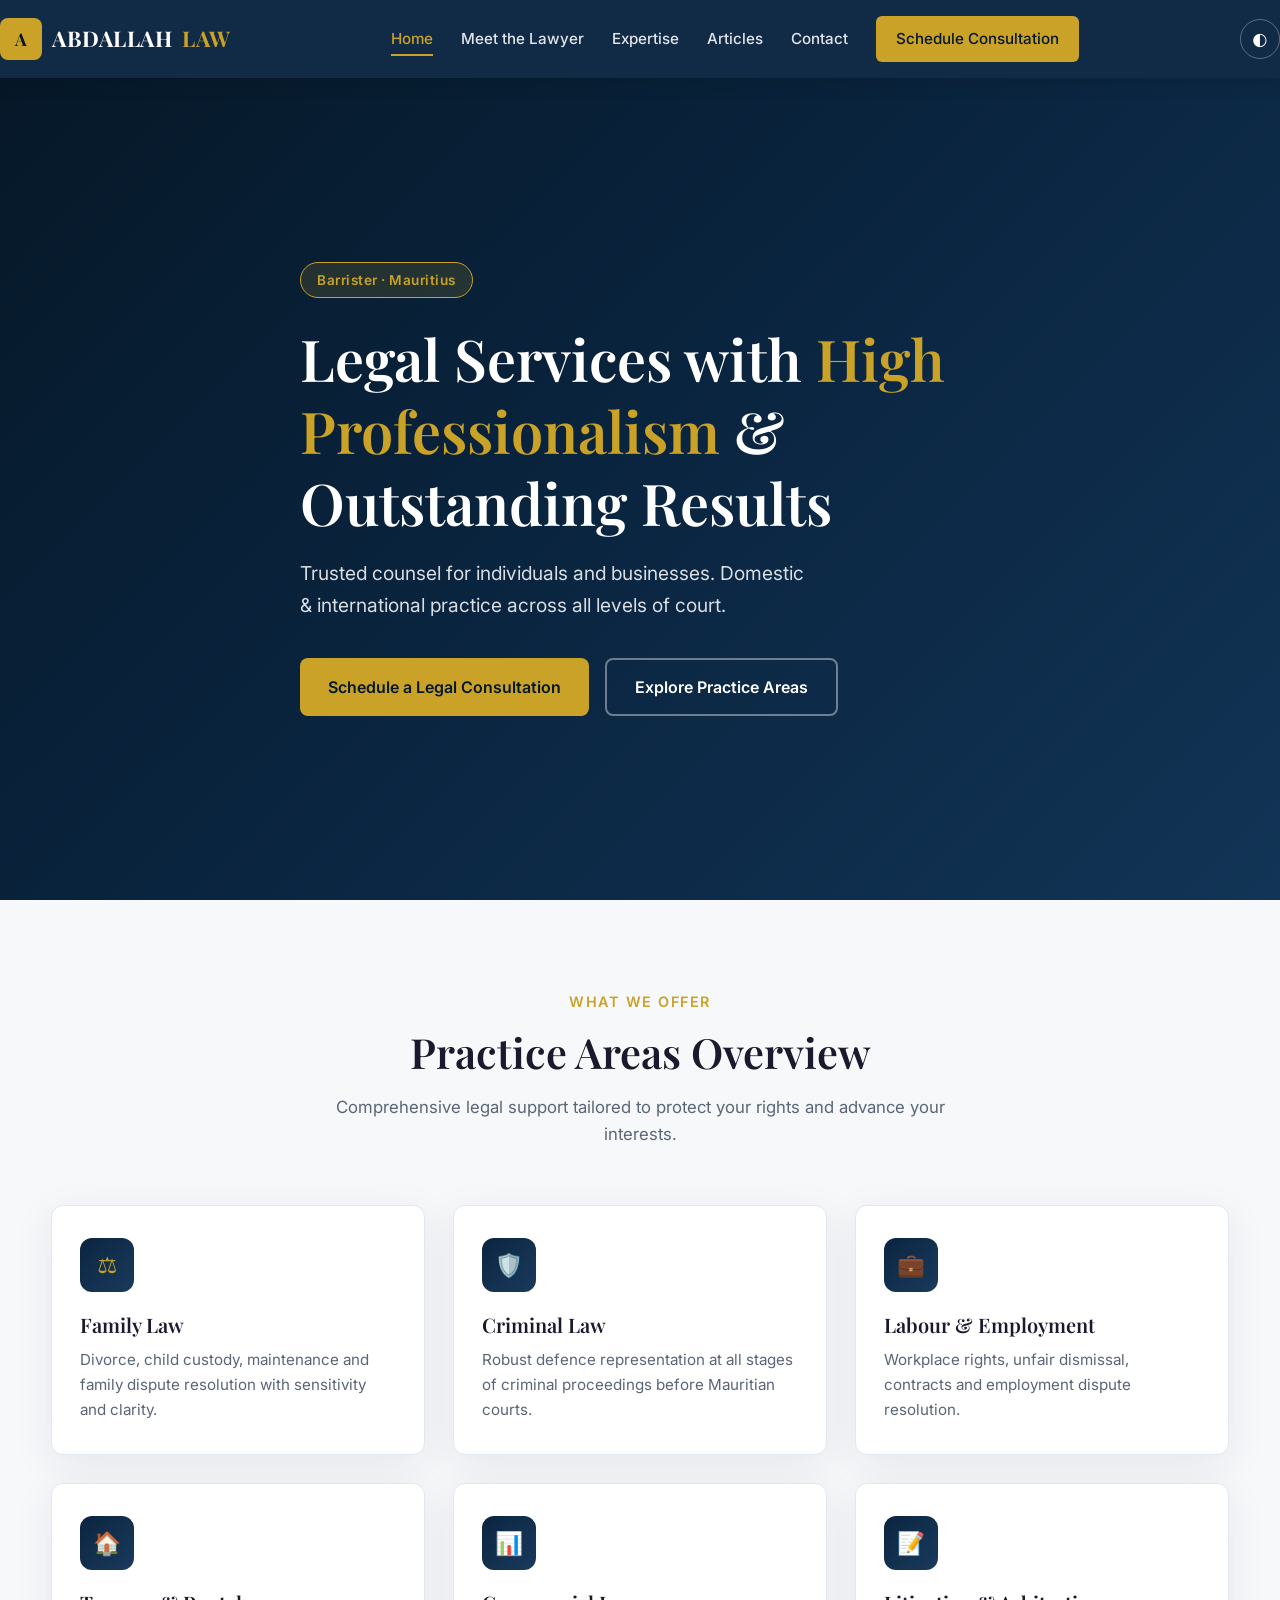
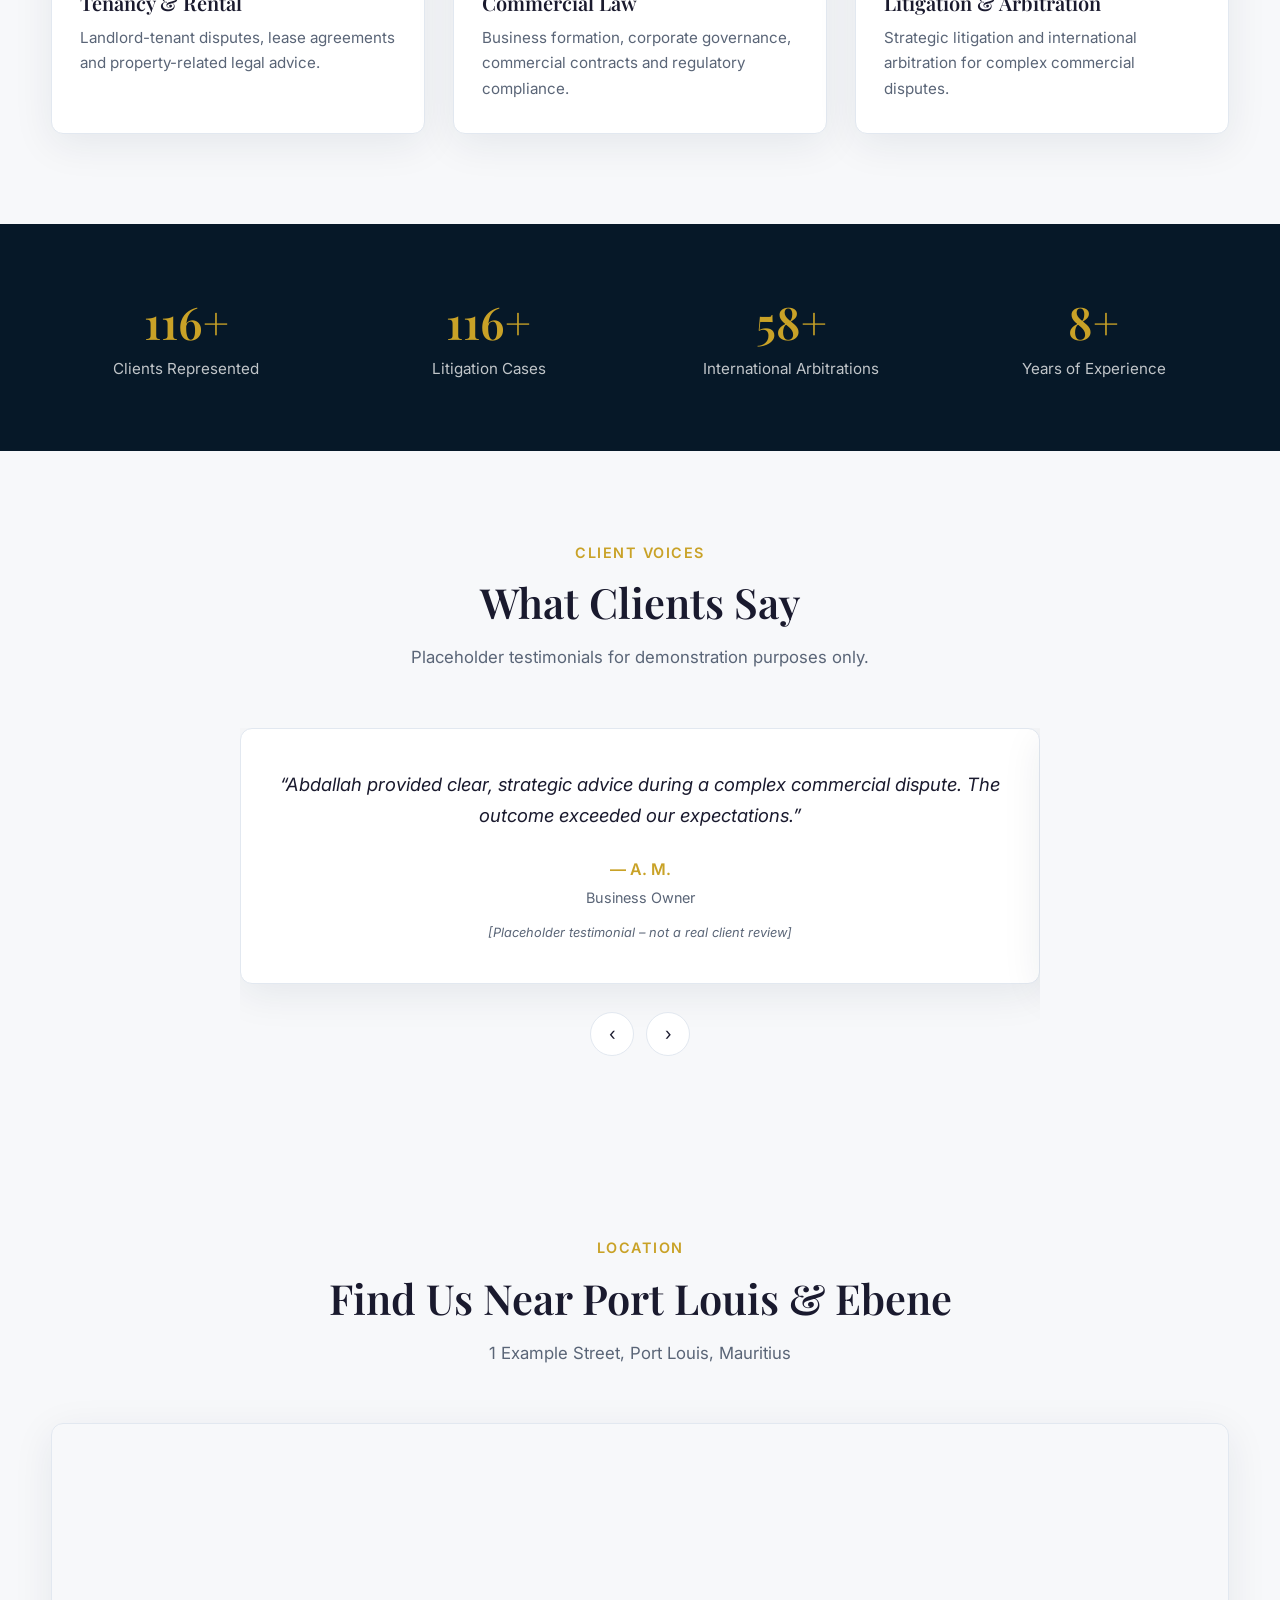
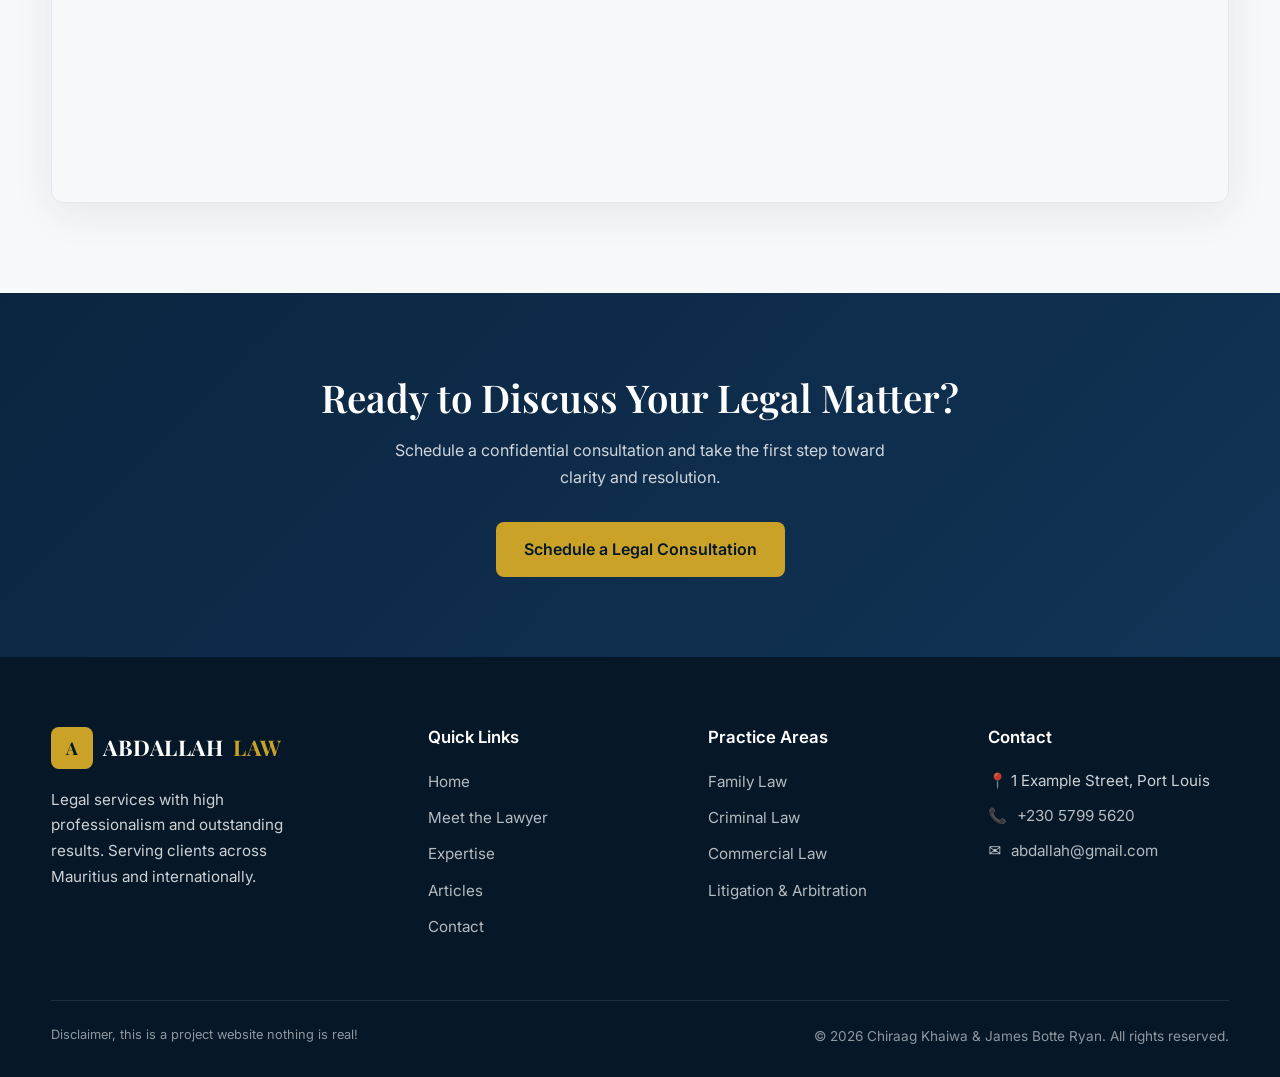
<file: index.html>
<!DOCTYPE html>
<html lang="en">
<head>
  <meta charset="UTF-8">
  <meta name="viewport" content="width=device-width, initial-scale=1.0">
  <title>Abdallah Law Firm | Legal Services with High Professionalism</title>
  <meta name="description" content="Abdallah Law Firm – Professional barrister services in Mauritius. Family, Criminal, Commercial Law and more.">
  <link rel="preconnect" href="https://fonts.googleapis.com">
  <link rel="preconnect" href="https://fonts.gstatic.com" crossorigin>
  <link href="https://fonts.googleapis.com/css2?family=Playfair+Display:wght@500;600;700&family=Inter:wght@400;500;600;700&display=swap" rel="stylesheet">
  <link rel="stylesheet" href="styles.css">
</head>
<body>
  <header class="header">
    <div class="container nav">
      <a href="index.html" class="logo">
        <div class="logo-mark">A</div>
        ABDALLAH <span>LAW</span>
      </a>
      <nav class="nav-links" aria-label="Main navigation">
        <a href="index.html" class="active">Home</a>
        <a href="meet.html">Meet the Lawyer</a>
        <a href="expertise.html">Expertise</a>
        <a href="articles.html">Articles</a>
        <a href="contact.html">Contact</a>
        <a href="contact.html" class="nav-cta">Schedule Consultation</a>
      </nav>
      <div class="nav-actions">
        <button class="theme-toggle" aria-label="Toggle dark mode" title="Toggle theme">◐</button>
        <button class="hamburger" aria-label="Open menu" aria-expanded="false">
          <span></span><span></span><span></span>
        </button>
      </div>
    </div>
  </header>

  <div class="mobile-menu" id="mobileMenu">
    <a href="index.html">Home</a>
    <a href="meet.html">Meet the Lawyer</a>
    <a href="expertise.html">Expertise</a>
    <a href="articles.html">Articles</a>
    <a href="contact.html">Contact</a>
    <a href="contact.html" class="nav-cta" style="text-align:center;margin-top:8px;">Schedule Consultation</a>
  </div>

  <section class="hero">
    <div class="container hero-content">
      <div class="hero-badge">Barrister · Mauritius</div>
      <h1>Legal Services with <span>High Professionalism</span> & Outstanding Results</h1>
      <p class="hero-tagline">Trusted counsel for individuals and businesses. Domestic & international practice across all levels of court.</p>
      <div class="hero-btns">
        <a href="contact.html" class="btn btn-primary">Schedule a Legal Consultation</a>
        <a href="expertise.html" class="btn btn-outline">Explore Practice Areas</a>
      </div>
    </div>
  </section>

  <section>
    <div class="container">
      <div class="section-header reveal">
        <div class="eyebrow">What We Offer</div>
        <h2>Practice Areas Overview</h2>
        <p>Comprehensive legal support tailored to protect your rights and advance your interests.</p>
      </div>
      <div class="services-grid">
        <article class="service-card">
          <div class="service-icon">⚖️</div>
          <h3>Family Law</h3>
          <p>Divorce, child custody, maintenance and family dispute resolution with sensitivity and clarity.</p>
        </article>
        <article class="service-card">
          <div class="service-icon">🛡️</div>
          <h3>Criminal Law</h3>
          <p>Robust defence representation at all stages of criminal proceedings before Mauritian courts.</p>
        </article>
        <article class="service-card">
          <div class="service-icon">💼</div>
          <h3>Labour & Employment</h3>
          <p>Workplace rights, unfair dismissal, contracts and employment dispute resolution.</p>
        </article>
        <article class="service-card">
          <div class="service-icon">🏠</div>
          <h3>Tenancy & Rental</h3>
          <p>Landlord-tenant disputes, lease agreements and property-related legal advice.</p>
        </article>
        <article class="service-card">
          <div class="service-icon">📊</div>
          <h3>Commercial Law</h3>
          <p>Business formation, corporate governance, commercial contracts and regulatory compliance.</p>
        </article>
        <article class="service-card">
          <div class="service-icon">📝</div>
          <h3>Litigation & Arbitration</h3>
          <p>Strategic litigation and international arbitration for complex commercial disputes.</p>
        </article>
      </div>
    </div>
  </section>

  <section class="stats">
    <div class="container">
      <div class="stats-grid">
        <div class="stat-item">
          <h3><span class="counter" data-target="200">0</span>+</h3>
          <p>Clients Represented</p>
        </div>
        <div class="stat-item">
          <h3><span class="counter" data-target="200">0</span>+</h3>
          <p>Litigation Cases</p>
        </div>
        <div class="stat-item">
          <h3><span class="counter" data-target="100">0</span>+</h3>
          <p>International Arbitrations</p>
        </div>
        <div class="stat-item">
          <h3><span class="counter" data-target="15">0</span>+</h3>
          <p>Years of Experience</p>
        </div>
      </div>
    </div>
  </section>

  <section class="testimonials">
    <div class="container">
      <div class="section-header reveal">
        <div class="eyebrow">Client Voices</div>
        <h2>What Clients Say</h2>
        <p>Placeholder testimonials for demonstration purposes only.</p>
      </div>
      <div class="testimonial-slider">
        <div class="testimonial-track" id="testimonialTrack">
          <div class="testimonial-card">
            <p class="quote">“Abdallah provided clear, strategic advice during a complex commercial dispute. The outcome exceeded our expectations.”</p>
            <div class="author">— A. M.</div>
            <div class="role">Business Owner</div>
            <p class="placeholder-note">[Placeholder testimonial – not a real client review]</p>
          </div>
          <div class="testimonial-card">
            <p class="quote">“Professional, responsive and deeply knowledgeable. I felt supported every step of the way through my family matter.”</p>
            <div class="author">— S. K.</div>
            <div class="role">Private Client</div>
            <p class="placeholder-note">[Placeholder testimonial – not a real client review]</p>
          </div>
          <div class="testimonial-card">
            <p class="quote">“Excellent representation in arbitration proceedings. Clear communication and outstanding results.”</p>
            <div class="author">— R. L.</div>
            <div class="role">Corporate Counsel</div>
            <p class="placeholder-note">[Placeholder testimonial – not a real client review]</p>
          </div>
        </div>
        <div class="slider-controls">
          <button class="slider-btn" id="prevBtn" aria-label="Previous testimonial">‹</button>
          <button class="slider-btn" id="nextBtn" aria-label="Next testimonial">›</button>
        </div>
      </div>
    </div>
  </section>

  <section class="map-section">
    <div class="container">
      <div class="section-header reveal">
        <div class="eyebrow">Location</div>
        <h2>Find Us Near Port Louis & Ebene</h2>
        <p>1 Example Street, Port Louis, Mauritius</p>
      </div>
      <div class="map-wrapper reveal">
        <iframe
          src="https://maps.google.com/maps?q=Ebene+Cybercity,+Mauritius&t=&z=13&ie=UTF8&iwloc=&output=embed"
          loading="lazy"
          referrerpolicy="no-referrer-when-downgrade"
          title="Map showing Ebene Cybercity / Port Louis area, Mauritius"
          allowfullscreen>
        </iframe>
      </div>
    </div>
  </section>

  <div class="cta-banner">
    <div class="container">
      <h2>Ready to Discuss Your Legal Matter?</h2>
      <p>Schedule a confidential consultation and take the first step toward clarity and resolution.</p>
      <a href="contact.html" class="btn btn-primary">Schedule a Legal Consultation</a>
    </div>
  </div>

  <footer class="footer">
    <div class="container">
      <div class="footer-grid">
        <div class="footer-brand">
          <a href="index.html" class="logo">
            <div class="logo-mark">A</div>
            ABDALLAH <span>LAW</span>
          </a>
          <p>Legal services with high professionalism and outstanding results. Serving clients across Mauritius and internationally.</p>
        </div>
        <div>
          <h4>Quick Links</h4>
          <ul>
            <li><a href="index.html">Home</a></li>
            <li><a href="meet.html">Meet the Lawyer</a></li>
            <li><a href="expertise.html">Expertise</a></li>
            <li><a href="articles.html">Articles</a></li>
            <li><a href="contact.html">Contact</a></li>
          </ul>
        </div>
        <div>
          <h4>Practice Areas</h4>
          <ul>
            <li><a href="expertise.html">Family Law</a></li>
            <li><a href="expertise.html">Criminal Law</a></li>
            <li><a href="expertise.html">Commercial Law</a></li>
            <li><a href="expertise.html">Litigation & Arbitration</a></li>
          </ul>
        </div>
        <div>
          <h4>Contact</h4>
          <ul class="footer-contact">
            <li>📍 1 Example Street, Port Louis</li>
            <li>📞 <a href="tel:+23057995620">+230 5799 5620</a></li>
            <li>✉️ <a href="mailto:abdallah@gmail.com">abdallah@gmail.com</a></li>
          </ul>
        </div>
      </div>
      <div class="footer-bottom">
        <p class="disclaimer">Disclaimer, this is a project website nothing is real!</p>
        <p>© 2026 Chiraag Khaiwa & James Botte Ryan. All rights reserved.</p>
      </div>
    </div>
  </footer>

  <button class="back-to-top" id="backToTop" aria-label="Back to top">↑</button>

  <script>
    const themeToggle = document.querySelector('.theme-toggle');
    const html = document.documentElement;
    const savedTheme = localStorage.getItem('theme') || 'light';
    html.setAttribute('data-theme', savedTheme);
    themeToggle.textContent = savedTheme === 'dark' ? '☀' : '◐';
    themeToggle.addEventListener('click', () => {
      const next = html.getAttribute('data-theme') === 'dark' ? 'light' : 'dark';
      html.setAttribute('data-theme', next);
      localStorage.setItem('theme', next);
      themeToggle.textContent = next === 'dark' ? '☀' : '◐';
    });

    const hamburger = document.querySelector('.hamburger');
    const mobileMenu = document.getElementById('mobileMenu');
    hamburger.addEventListener('click', () => {
      hamburger.classList.toggle('active');
      mobileMenu.classList.toggle('open');
      hamburger.setAttribute('aria-expanded', mobileMenu.classList.contains('open'));
    });
    mobileMenu.querySelectorAll('a').forEach(link => {
      link.addEventListener('click', () => {
        hamburger.classList.remove('active');
        mobileMenu.classList.remove('open');
      });
    });

    const revealEls = document.querySelectorAll('.reveal, .service-card');
    const revealObserver = new IntersectionObserver((entries) => {
      entries.forEach((entry, i) => {
        if (entry.isIntersecting) {
          setTimeout(() => entry.target.classList.add('revealed'), i * 80);
          revealObserver.unobserve(entry.target);
        }
      });
    }, { threshold: 0.15 });
    revealEls.forEach(el => revealObserver.observe(el));

    const counters = document.querySelectorAll('.counter');
    let counted = false;
    const counterObserver = new IntersectionObserver((entries) => {
      if (entries[0].isIntersecting && !counted) {
        counted = true;
        counters.forEach(counter => {
          const target = +counter.dataset.target;
          let current = 0;
          const step = target / 60;
          const update = () => {
            current += step;
            if (current < target) {
              counter.textContent = Math.floor(current);
              requestAnimationFrame(update);
            } else {
              counter.textContent = target;
            }
          };
          update();
        });
      }
    }, { threshold: 0.5 });
    if (counters.length) counterObserver.observe(document.querySelector('.stats'));

    const track = document.getElementById('testimonialTrack');
    const cards = track.children;
    let index = 0;
    document.getElementById('nextBtn').addEventListener('click', () => {
      index = (index + 1) % cards.length;
      track.style.transform = `translateX(-${index * 100}%)`;
    });
    document.getElementById('prevBtn').addEventListener('click', () => {
      index = (index - 1 + cards.length) % cards.length;
      track.style.transform = `translateX(-${index * 100}%)`;
    });

    const backBtn = document.getElementById('backToTop');
    window.addEventListener('scroll', () => {
      if (window.scrollY > 400) backBtn.classList.add('visible');
      else backBtn.classList.remove('visible');
    });
    backBtn.addEventListener('click', () => window.scrollTo({ top: 0, behavior: 'smooth' }));
  </script>
</body>
</html>
</file>
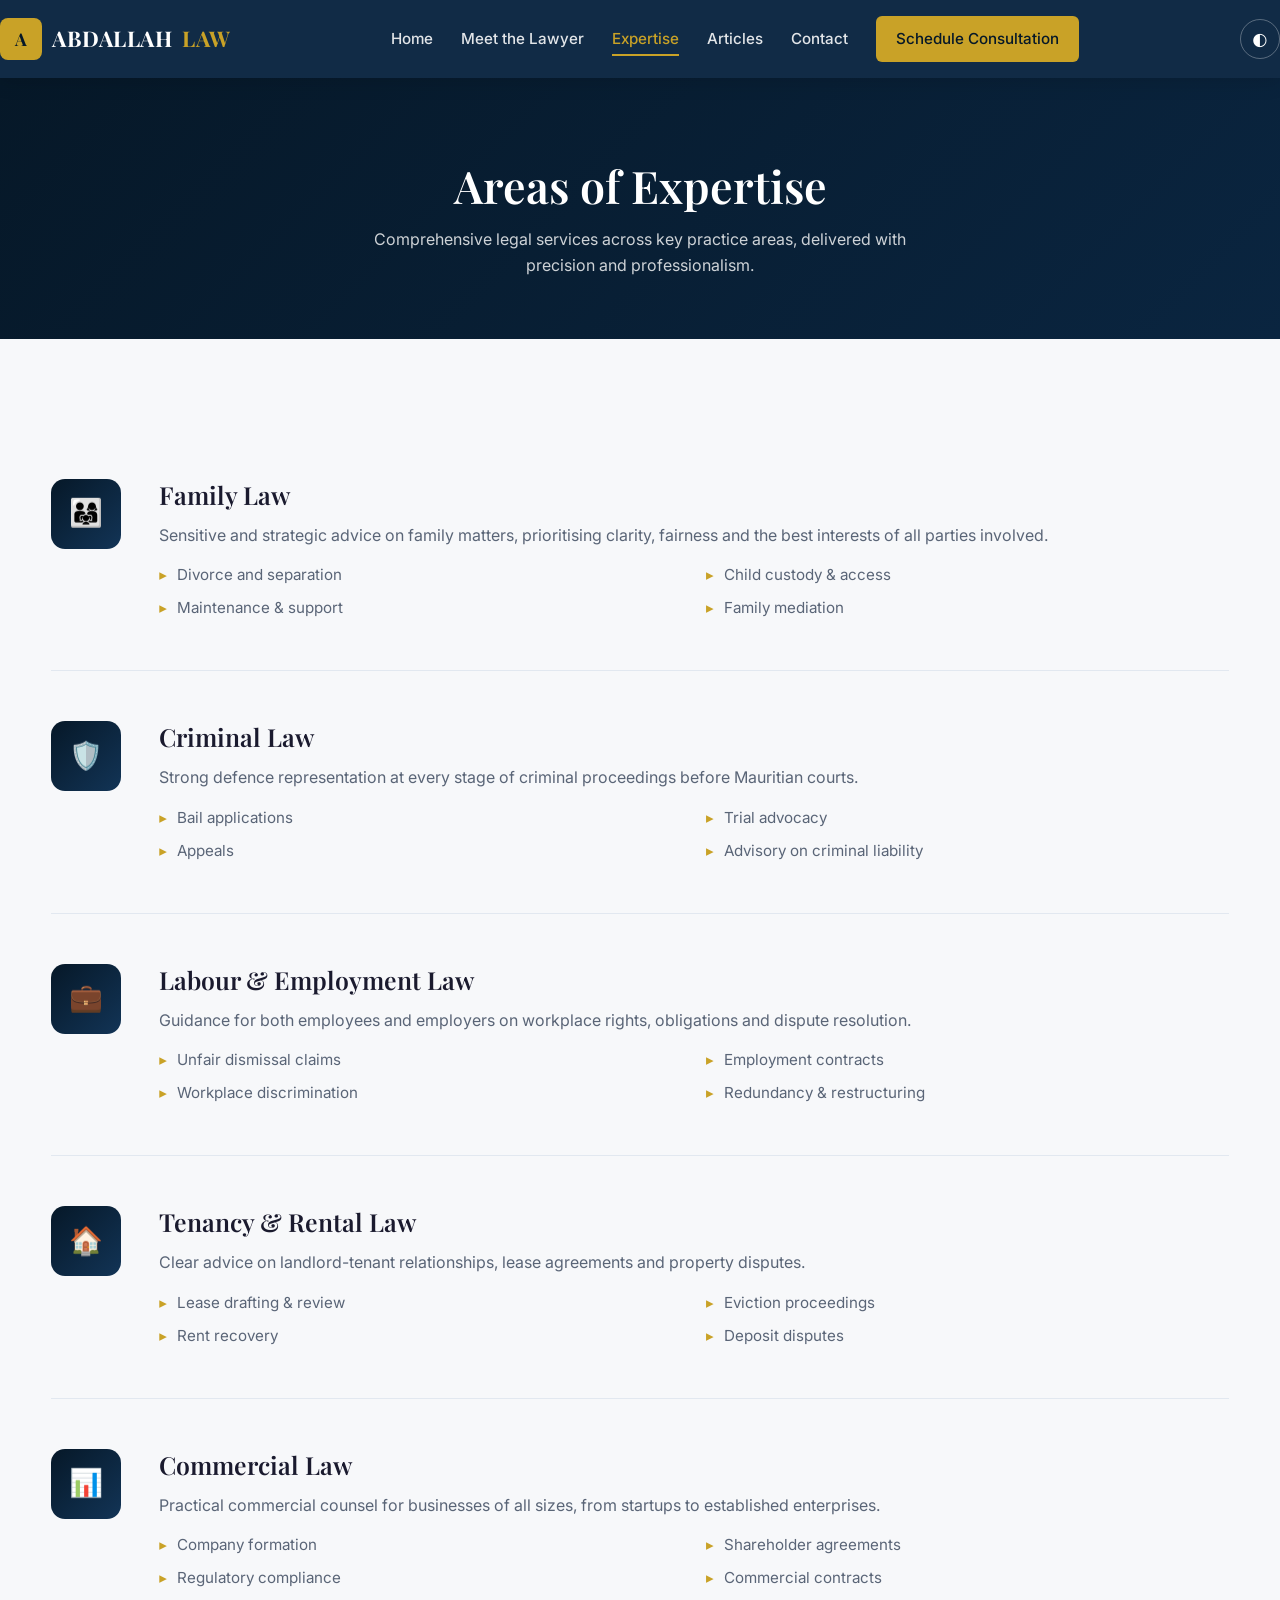
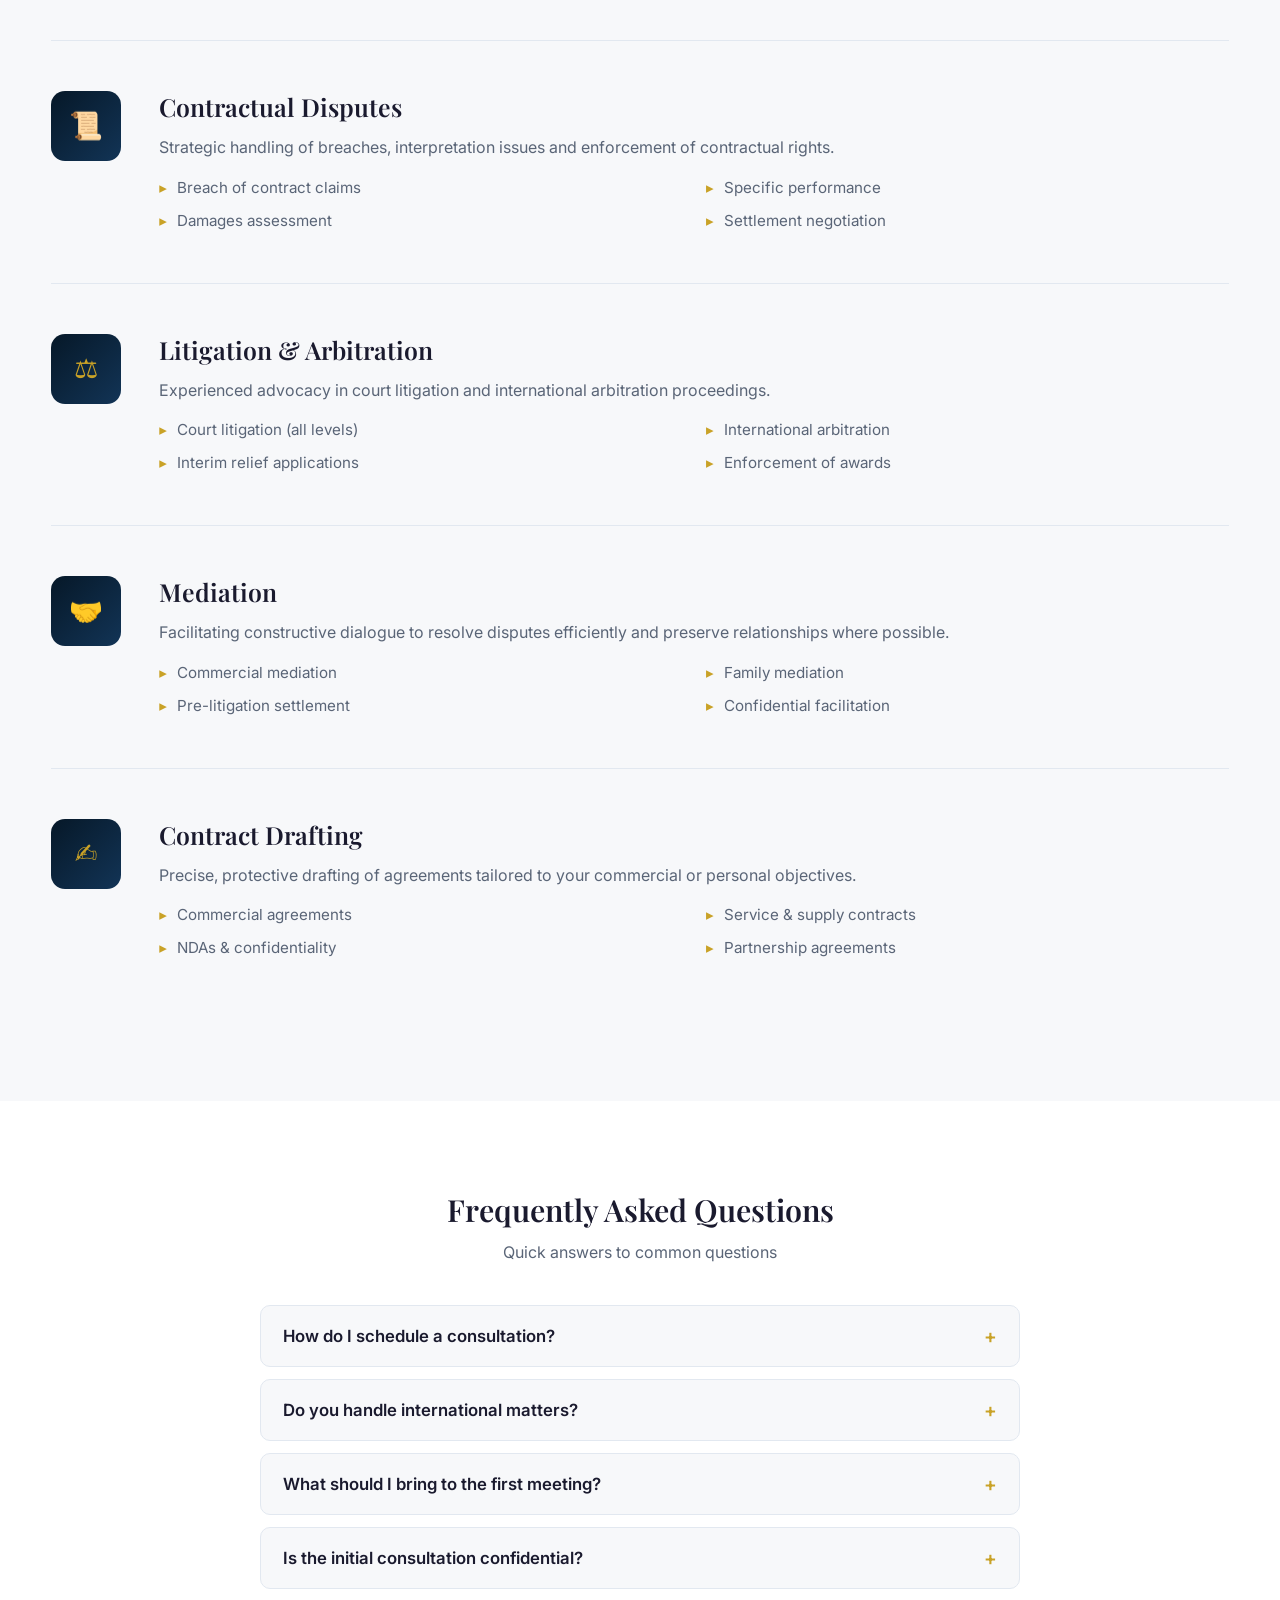
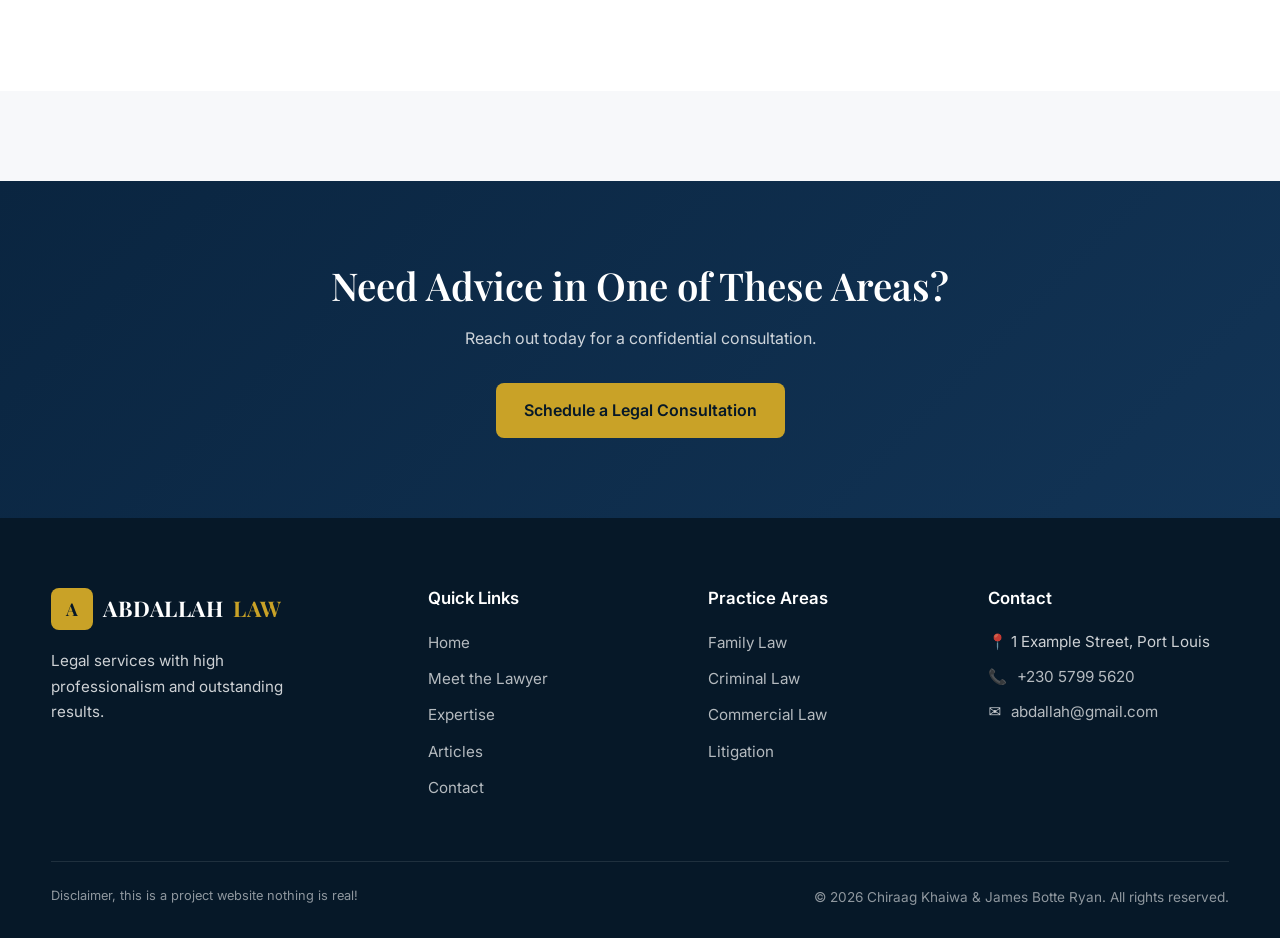
<file: expertise.html>
<!DOCTYPE html>
<html lang="en">
<head>
  <meta charset="UTF-8">
  <meta name="viewport" content="width=device-width, initial-scale=1.0">
  <title>Expertise | Abdallah Law Firm</title>
  <meta name="description" content="Practice areas: Family Law, Criminal Law, Labour, Tenancy, Commercial, Litigation, Arbitration, Mediation and Contract Drafting.">
  <link rel="preconnect" href="https://fonts.googleapis.com">
  <link rel="preconnect" href="https://fonts.gstatic.com" crossorigin>
  <link href="https://fonts.googleapis.com/css2?family=Playfair+Display:wght@500;600;700&family=Inter:wght@400;500;600;700&display=swap" rel="stylesheet">
  <link rel="stylesheet" href="styles.css">
</head>
<body>
  <header class="header">
    <div class="container nav">
      <a href="index.html" class="logo">
        <div class="logo-mark">A</div>
        ABDALLAH <span>LAW</span>
      </a>
      <nav class="nav-links">
        <a href="index.html">Home</a>
        <a href="meet.html">Meet the Lawyer</a>
        <a href="expertise.html" class="active">Expertise</a>
        <a href="articles.html">Articles</a>
        <a href="contact.html">Contact</a>
        <a href="contact.html" class="nav-cta">Schedule Consultation</a>
      </nav>
      <div class="nav-actions">
        <button class="theme-toggle" aria-label="Toggle dark mode">◐</button>
        <button class="hamburger" aria-label="Open menu"><span></span><span></span><span></span></button>
      </div>
    </div>
  </header>
  <div class="mobile-menu" id="mobileMenu">
    <a href="index.html">Home</a>
    <a href="meet.html">Meet the Lawyer</a>
    <a href="expertise.html">Expertise</a>
    <a href="articles.html">Articles</a>
    <a href="contact.html">Contact</a>
    <a href="contact.html" class="nav-cta" style="text-align:center;">Schedule Consultation</a>
  </div>

  <div class="page-hero">
    <div class="container">
      <h1>Areas of Expertise</h1>
      <p>Comprehensive legal services across key practice areas, delivered with precision and professionalism.</p>
    </div>
  </div>

  <section>
    <div class="container">
      <div class="practice-section reveal">
        <div class="practice-grid">
          <div class="practice-icon">👨‍👩‍👧</div>
          <div class="practice-content">
            <h2>Family Law</h2>
            <p>Sensitive and strategic advice on family matters, prioritising clarity, fairness and the best interests of all parties involved.</p>
            <ul>
              <li>Divorce and separation</li>
              <li>Child custody & access</li>
              <li>Maintenance & support</li>
              <li>Family mediation</li>
            </ul>
          </div>
        </div>
      </div>

      <div class="practice-section reveal">
        <div class="practice-grid">
          <div class="practice-icon">🛡️</div>
          <div class="practice-content">
            <h2>Criminal Law</h2>
            <p>Strong defence representation at every stage of criminal proceedings before Mauritian courts.</p>
            <ul>
              <li>Bail applications</li>
              <li>Trial advocacy</li>
              <li>Appeals</li>
              <li>Advisory on criminal liability</li>
            </ul>
          </div>
        </div>
      </div>

      <div class="practice-section reveal">
        <div class="practice-grid">
          <div class="practice-icon">💼</div>
          <div class="practice-content">
            <h2>Labour & Employment Law</h2>
            <p>Guidance for both employees and employers on workplace rights, obligations and dispute resolution.</p>
            <ul>
              <li>Unfair dismissal claims</li>
              <li>Employment contracts</li>
              <li>Workplace discrimination</li>
              <li>Redundancy & restructuring</li>
            </ul>
          </div>
        </div>
      </div>

      <div class="practice-section reveal">
        <div class="practice-grid">
          <div class="practice-icon">🏠</div>
          <div class="practice-content">
            <h2>Tenancy & Rental Law</h2>
            <p>Clear advice on landlord-tenant relationships, lease agreements and property disputes.</p>
            <ul>
              <li>Lease drafting & review</li>
              <li>Eviction proceedings</li>
              <li>Rent recovery</li>
              <li>Deposit disputes</li>
            </ul>
          </div>
        </div>
      </div>

      <div class="practice-section reveal">
        <div class="practice-grid">
          <div class="practice-icon">📊</div>
          <div class="practice-content">
            <h2>Commercial Law</h2>
            <p>Practical commercial counsel for businesses of all sizes, from startups to established enterprises.</p>
            <ul>
              <li>Company formation</li>
              <li>Shareholder agreements</li>
              <li>Regulatory compliance</li>
              <li>Commercial contracts</li>
            </ul>
          </div>
        </div>
      </div>

      <div class="practice-section reveal">
        <div class="practice-grid">
          <div class="practice-icon">📜</div>
          <div class="practice-content">
            <h2>Contractual Disputes</h2>
            <p>Strategic handling of breaches, interpretation issues and enforcement of contractual rights.</p>
            <ul>
              <li>Breach of contract claims</li>
              <li>Specific performance</li>
              <li>Damages assessment</li>
              <li>Settlement negotiation</li>
            </ul>
          </div>
        </div>
      </div>

      <div class="practice-section reveal">
        <div class="practice-grid">
          <div class="practice-icon">⚖️</div>
          <div class="practice-content">
            <h2>Litigation & Arbitration</h2>
            <p>Experienced advocacy in court litigation and international arbitration proceedings.</p>
            <ul>
              <li>Court litigation (all levels)</li>
              <li>International arbitration</li>
              <li>Interim relief applications</li>
              <li>Enforcement of awards</li>
            </ul>
          </div>
        </div>
      </div>

      <div class="practice-section reveal">
        <div class="practice-grid">
          <div class="practice-icon">🤝</div>
          <div class="practice-content">
            <h2>Mediation</h2>
            <p>Facilitating constructive dialogue to resolve disputes efficiently and preserve relationships where possible.</p>
            <ul>
              <li>Commercial mediation</li>
              <li>Family mediation</li>
              <li>Pre-litigation settlement</li>
              <li>Confidential facilitation</li>
            </ul>
          </div>
        </div>
      </div>

      <div class="practice-section reveal">
        <div class="practice-grid">
          <div class="practice-icon">✍️</div>
          <div class="practice-content">
            <h2>Contract Drafting</h2>
            <p>Precise, protective drafting of agreements tailored to your commercial or personal objectives.</p>
            <ul>
              <li>Commercial agreements</li>
              <li>Service & supply contracts</li>
              <li>NDAs & confidentiality</li>
              <li>Partnership agreements</li>
            </ul>
          </div>
        </div>
      </div>
    </div>
  </section>

  <section class="faq-section">
    <div class="container">
      <div style="text-align:center;margin-bottom:40px;">
        <h2 style="font-size:1.9rem;margin-bottom:10px;">Frequently Asked Questions</h2>
        <p style="color:var(--text-muted);">Quick answers to common questions</p>
      </div>
      <div class="faq-list">
        <div class="faq-item">
          <button class="faq-question">How do I schedule a consultation? <span class="icon">+</span></button>
          <div class="faq-answer">You can contact us via the form on the Contact page, by phone or email. We will respond promptly to arrange a convenient time for a confidential discussion of your matter.</div>
        </div>
        <div class="faq-item">
          <button class="faq-question">Do you handle international matters? <span class="icon">+</span></button>
          <div class="faq-answer">Yes. Abdallah has extensive experience in international arbitrations and cross-border legal issues, and regularly advises clients with international dimensions to their cases.</div>
        </div>
        <div class="faq-item">
          <button class="faq-question">What should I bring to the first meeting? <span class="icon">+</span></button>
          <div class="faq-answer">Any relevant documents, correspondence, contracts or court papers related to your matter will help us provide more precise initial advice. A brief timeline of events is also useful.</div>
        </div>
        <div class="faq-item">
          <button class="faq-question">Is the initial consultation confidential? <span class="icon">+</span></button>
          <div class="faq-answer">Absolutely. All communications with the firm are treated with strict confidentiality in accordance with professional ethical standards.</div>
        </div>
      </div>
    </div>
  </section>

  <div class="cta-banner">
    <div class="container">
      <h2>Need Advice in One of These Areas?</h2>
      <p>Reach out today for a confidential consultation.</p>
      <a href="contact.html" class="btn btn-primary">Schedule a Legal Consultation</a>
    </div>
  </div>

  <footer class="footer">
    <div class="container">
      <div class="footer-grid">
        <div class="footer-brand">
          <a href="index.html" class="logo"><div class="logo-mark">A</div>ABDALLAH <span>LAW</span></a>
          <p>Legal services with high professionalism and outstanding results.</p>
        </div>
        <div>
          <h4>Quick Links</h4>
          <ul>
            <li><a href="index.html">Home</a></li>
            <li><a href="meet.html">Meet the Lawyer</a></li>
            <li><a href="expertise.html">Expertise</a></li>
            <li><a href="articles.html">Articles</a></li>
            <li><a href="contact.html">Contact</a></li>
          </ul>
        </div>
        <div>
          <h4>Practice Areas</h4>
          <ul>
            <li><a href="expertise.html">Family Law</a></li>
            <li><a href="expertise.html">Criminal Law</a></li>
            <li><a href="expertise.html">Commercial Law</a></li>
            <li><a href="expertise.html">Litigation</a></li>
          </ul>
        </div>
        <div>
          <h4>Contact</h4>
          <ul class="footer-contact">
            <li>📍 1 Example Street, Port Louis</li>
            <li>📞 <a href="tel:+23057995620">+230 5799 5620</a></li>
            <li>✉️ <a href="mailto:abdallah@gmail.com">abdallah@gmail.com</a></li>
          </ul>
        </div>
      </div>
      <div class="footer-bottom">
        <p class="disclaimer">Disclaimer, this is a project website nothing is real!</p>
        <p>© 2026 Chiraag Khaiwa & James Botte Ryan. All rights reserved.</p>
      </div>
    </div>
  </footer>

  <button class="back-to-top" id="backToTop" aria-label="Back to top">↑</button>

  <script>
    const themeToggle = document.querySelector('.theme-toggle');
    const html = document.documentElement;
    const savedTheme = localStorage.getItem('theme') || 'light';
    html.setAttribute('data-theme', savedTheme);
    themeToggle.textContent = savedTheme === 'dark' ? '☀' : '◐';
    themeToggle.addEventListener('click', () => {
      const next = html.getAttribute('data-theme') === 'dark' ? 'light' : 'dark';
      html.setAttribute('data-theme', next);
      localStorage.setItem('theme', next);
      themeToggle.textContent = next === 'dark' ? '☀' : '◐';
    });

    const hamburger = document.querySelector('.hamburger');
    const mobileMenu = document.getElementById('mobileMenu');
    hamburger.addEventListener('click', () => {
      hamburger.classList.toggle('active');
      mobileMenu.classList.toggle('open');
    });
    mobileMenu.querySelectorAll('a').forEach(l => l.addEventListener('click', () => {
      hamburger.classList.remove('active');
      mobileMenu.classList.remove('open');
    }));

    document.querySelectorAll('.faq-question').forEach(btn => {
      btn.addEventListener('click', () => {
        const item = btn.parentElement;
        const wasOpen = item.classList.contains('open');
        document.querySelectorAll('.faq-item').forEach(i => i.classList.remove('open'));
        if (!wasOpen) item.classList.add('open');
      });
    });

    const revealEls = document.querySelectorAll('.reveal');
    const observer = new IntersectionObserver((entries) => {
      entries.forEach((e, i) => {
        if (e.isIntersecting) {
          setTimeout(() => e.target.classList.add('revealed'), i * 70);
          observer.unobserve(e.target);
        }
      });
    }, { threshold: 0.12 });
    revealEls.forEach(el => observer.observe(el));

    const backBtn = document.getElementById('backToTop');
    window.addEventListener('scroll', () => {
      backBtn.classList.toggle('visible', window.scrollY > 400);
    });
    backBtn.addEventListener('click', () => window.scrollTo({ top: 0, behavior: 'smooth' }));
  </script>
</body>
</html>
</file>
<file: styles.css>
/*Abdallah Law Firm – Shared Stylesheet*/
:root {
  --primary: #0a2540;
  --primary-dark: #061828;
  --accent: #c9a227;
  --accent-hover: #b08d1f;
  --bg: #f7f8fa;
  --bg-alt: #ffffff;
  --text: #1a1a2e;
  --text-muted: #5a6577;
  --border: #e2e8f0;
  --shadow: 0 10px 40px rgba(10, 37, 64, 0.08);
  --radius: 12px;
  --transition: 0.35s cubic-bezier(0.4, 0, 0.2, 1);
  --nav-height: 78px;
  --error: #d64545;
  --success: #2d8a4e;
}

[data-theme="dark"] {
  --primary: #c9a227;
  --primary-dark: #0a2540;
  --accent: #e0b93a;
  --accent-hover: #c9a227;
  --bg: #0d1b2a;
  --bg-alt: #12253a;
  --text: #e8eef6;
  --text-muted: #a0aec0;
  --border: #1e3a5f;
  --shadow: 0 10px 40px rgba(0, 0, 0, 0.35);
}

*, *::before, *::after {
  box-sizing: border-box;
  margin: 0;
  padding: 0;
}

html {
  scroll-behavior: smooth;
}

body {
  font-family: 'Inter', system-ui, sans-serif;
  background: var(--bg);
  color: var(--text);
  line-height: 1.65;
  transition: background var(--transition), color var(--transition);
}

img {
  max-width: 100%;
  height: auto;
  display: block;
}

a {
  color: inherit;
  text-decoration: none;
}

ul {
  list-style: none;
}

button, input, select, textarea {
  font-family: inherit;
}

h1, h2, h3, h4 {
  font-family: 'Playfair Display', Georgia, serif;
  font-weight: 600;
  line-height: 1.25;
}

.container {
  width: min(1200px, 92%);
  margin-inline: auto;
}

/*Header / Navigation*/
.header {
  position: sticky;
  top: 0;
  z-index: 1000;
  background: rgba(10, 37, 64, 0.97);
  backdrop-filter: blur(12px);
  height: var(--nav-height);
  display: flex;
  align-items: center;
  box-shadow: 0 2px 20px rgba(0, 0, 0, 0.15);
  transition: background var(--transition);
}

[data-theme="dark"] .header {
  background: rgba(6, 24, 40, 0.97);
}

.nav {
  display: flex;
  align-items: center;
  justify-content: space-between;
  width: 100%;
}

.logo {
  display: flex;
  align-items: center;
  gap: 10px;
  color: #fff;
  font-family: 'Playfair Display', serif;
  font-size: 1.35rem;
  font-weight: 700;
  letter-spacing: 0.5px;
}

.logo-mark {
  width: 42px;
  height: 42px;
  background: var(--accent);
  color: var(--primary-dark);
  border-radius: 8px;
  display: grid;
  place-items: center;
  font-weight: 700;
  font-size: 1.1rem;
}

.logo span {
  color: var(--accent);
}

.nav-links {
  display: flex;
  align-items: center;
  gap: 28px;
}

.nav-links a {
  color: rgba(255, 255, 255, 0.88);
  font-weight: 500;
  font-size: 0.95rem;
  position: relative;
  transition: color var(--transition);
}

.nav-links a:hover,
.nav-links a.active {
  color: var(--accent);
}

.nav-links a::after {
  content: '';
  position: absolute;
  left: 0;
  bottom: -4px;
  width: 0;
  height: 2px;
  background: var(--accent);
  transition: width var(--transition);
}

.nav-links a:hover::after,
.nav-links a.active::after {
  width: 100%;
}

.nav-cta {
  background: var(--accent);
  color: var(--primary-dark) !important;
  padding: 10px 20px;
  border-radius: 6px;
  font-weight: 600;
  transition: background var(--transition), transform 0.2s;
}

.nav-cta:hover {
  background: var(--accent-hover);
  transform: translateY(-1px);
}

.nav-cta::after {
  display: none !important;
}

.nav-actions {
  display: flex;
  align-items: center;
  gap: 16px;
}

.theme-toggle {
  background: transparent;
  border: 1px solid rgba(255, 255, 255, 0.3);
  color: #fff;
  width: 40px;
  height: 40px;
  border-radius: 50%;
  cursor: pointer;
  display: grid;
  place-items: center;
  font-size: 1.1rem;
  transition: all var(--transition);
}

.theme-toggle:hover {
  border-color: var(--accent);
  color: var(--accent);
}

.hamburger {
  display: none;
  flex-direction: column;
  gap: 5px;
  background: none;
  border: none;
  cursor: pointer;
  padding: 6px;
}

.hamburger span {
  display: block;
  width: 24px;
  height: 2px;
  background: #fff;
  transition: var(--transition);
}

.hamburger.active span:nth-child(1) {
  transform: rotate(45deg) translate(5px, 5px);
}

.hamburger.active span:nth-child(2) {
  opacity: 0;
}

.hamburger.active span:nth-child(3) {
  transform: rotate(-45deg) translate(5px, -5px);
}

/*Mobile menu*/
.mobile-menu {
  position: fixed;
  top: var(--nav-height);
  left: 0;
  right: 0;
  background: var(--primary-dark);
  padding: 24px;
  display: none;
  flex-direction: column;
  gap: 18px;
  z-index: 999;
  box-shadow: 0 10px 30px rgba(0, 0, 0, 0.3);
}

.mobile-menu.open {
  display: flex;
}

.mobile-menu a {
  color: #fff;
  font-size: 1.1rem;
  padding: 8px 0;
  border-bottom: 1px solid rgba(255, 255, 255, 0.08);
}

.mobile-menu a:hover {
  color: var(--accent);
}

/*Buttons*/
.btn {
  display: inline-flex;
  align-items: center;
  gap: 8px;
  padding: 14px 28px;
  border-radius: 8px;
  font-weight: 600;
  font-size: 1rem;
  cursor: pointer;
  border: none;
  transition: all var(--transition);
}

.btn-primary {
  background: var(--accent);
  color: var(--primary-dark);
}

.btn-primary:hover {
  background: var(--accent-hover);
  transform: translateY(-2px);
  box-shadow: 0 8px 25px rgba(201, 162, 39, 0.35);
}

.btn-primary:disabled {
  opacity: 0.65;
  cursor: not-allowed;
  transform: none;
}

.btn-outline {
  background: transparent;
  color: #fff;
  border: 2px solid rgba(255, 255, 255, 0.4);
}

.btn-outline:hover {
  border-color: var(--accent);
  color: var(--accent);
}

/*Page Hero (inner pages)*/
.page-hero {
  background: linear-gradient(135deg, var(--primary-dark), #0a2540);
  color: #fff;
  padding: 80px 0 60px;
  text-align: center;
}

.page-hero h1 {
  font-size: clamp(2rem, 4vw, 2.8rem);
  margin-bottom: 12px;
}

.page-hero p {
  color: rgba(255, 255, 255, 0.8);
  max-width: 560px;
  margin: 0 auto;
}

/*Sections*/
section {
  padding: 90px 0;
}

.section-header {
  text-align: center;
  max-width: 640px;
  margin: 0 auto 56px;
}

.section-header .eyebrow {
  color: var(--accent);
  font-weight: 600;
  font-size: 0.9rem;
  letter-spacing: 1.5px;
  text-transform: uppercase;
  margin-bottom: 12px;
}

.section-header h2 {
  font-size: clamp(1.9rem, 3.5vw, 2.6rem);
  margin-bottom: 16px;
  color: var(--text);
}

.section-header p {
  color: var(--text-muted);
  font-size: 1.05rem;
}

/*Home: Hero*/
.hero {
  position: relative;
  min-height: calc(100vh - var(--nav-height));
  display: flex;
  align-items: center;
  background: linear-gradient(135deg, var(--primary-dark) 0%, #0a2540 50%, #123456 100%);
  color: #fff;
  overflow: hidden;
}

.hero::before {
  content: '';
  position: absolute;
  inset: 0;
  background: url('https://images.unsplash.com/photo-1589829545856-d10d557cf95f?auto=format&fit=crop&w=1600&q=80') center/cover no-repeat;
  opacity: 0.18;
}

.hero-content {
  position: relative;
  z-index: 2;
  max-width: 680px;
  padding: 60px 0;
}

.hero-badge {
  display: inline-block;
  background: rgba(201, 162, 39, 0.15);
  border: 1px solid var(--accent);
  color: var(--accent);
  padding: 6px 16px;
  border-radius: 50px;
  font-size: 0.85rem;
  font-weight: 600;
  letter-spacing: 0.5px;
  margin-bottom: 24px;
  animation: fadeUp 0.7s ease both;
}

.hero h1 {
  font-size: clamp(2.4rem, 5vw, 3.6rem);
  margin-bottom: 20px;
  animation: fadeUp 0.7s 0.1s ease both;
}

.hero h1 span {
  color: var(--accent);
}

.hero-tagline {
  font-size: 1.2rem;
  color: rgba(255, 255, 255, 0.85);
  margin-bottom: 36px;
  max-width: 520px;
  animation: fadeUp 0.7s 0.2s ease both;
}

.hero-btns {
  display: flex;
  flex-wrap: wrap;
  gap: 16px;
  animation: fadeUp 0.7s 0.3s ease both;
}

/*Services Grid*/
.services-grid {
  display: grid;
  grid-template-columns: repeat(auto-fit, minmax(280px, 1fr));
  gap: 28px;
}

.service-card {
  background: var(--bg-alt);
  border: 1px solid var(--border);
  border-radius: var(--radius);
  padding: 32px 28px;
  box-shadow: var(--shadow);
  transition: transform var(--transition), box-shadow var(--transition);
  opacity: 0;
  transform: translateY(30px);
}

.service-card.revealed {
  opacity: 1;
  transform: translateY(0);
}

.service-card:hover {
  transform: translateY(-8px);
  box-shadow: 0 20px 50px rgba(10, 37, 64, 0.12);
}

.service-icon {
  width: 54px;
  height: 54px;
  background: linear-gradient(135deg, var(--primary), #1a3a5c);
  color: var(--accent);
  border-radius: 12px;
  display: grid;
  place-items: center;
  font-size: 1.4rem;
  margin-bottom: 20px;
}

[data-theme="dark"] .service-icon {
  background: linear-gradient(135deg, #1a3a5c, #0a2540);
}

.service-card h3 {
  font-size: 1.25rem;
  margin-bottom: 10px;
}

.service-card p {
  color: var(--text-muted);
  font-size: 0.95rem;
}

/*Stats / Counters*/
.stats {
  background: var(--primary-dark);
  color: #fff;
  padding: 70px 0;
}

.stats-grid {
  display: grid;
  grid-template-columns: repeat(auto-fit, minmax(180px, 1fr));
  gap: 32px;
  text-align: center;
}

.stat-item h3 {
  font-size: 2.8rem;
  color: var(--accent);
  margin-bottom: 6px;
}

.stat-item p {
  color: rgba(255, 255, 255, 0.75);
  font-size: 0.95rem;
}

/*Testimonials*/
.testimonials {
  background: var(--bg);
}

.testimonial-slider {
  position: relative;
  max-width: 800px;
  margin: 0 auto;
  overflow: hidden;
}

.testimonial-track {
  display: flex;
  transition: transform 0.5s ease;
}

.testimonial-card {
  min-width: 100%;
  background: var(--bg-alt);
  border: 1px solid var(--border);
  border-radius: var(--radius);
  padding: 40px 36px;
  box-shadow: var(--shadow);
  text-align: center;
}

.testimonial-card .quote {
  font-size: 1.15rem;
  font-style: italic;
  color: var(--text);
  margin-bottom: 24px;
  line-height: 1.7;
}

.testimonial-card .author {
  font-weight: 600;
  color: var(--accent);
}

.testimonial-card .role {
  font-size: 0.9rem;
  color: var(--text-muted);
  margin-top: 4px;
}

.placeholder-note {
  font-size: 0.8rem;
  color: var(--text-muted);
  margin-top: 12px;
  font-style: italic;
}

.slider-controls {
  display: flex;
  justify-content: center;
  gap: 12px;
  margin-top: 28px;
}

.slider-btn {
  width: 44px;
  height: 44px;
  border-radius: 50%;
  border: 1px solid var(--border);
  background: var(--bg-alt);
  color: var(--text);
  cursor: pointer;
  font-size: 1.1rem;
  transition: all var(--transition);
}

.slider-btn:hover {
  background: var(--accent);
  color: var(--primary-dark);
  border-color: var(--accent);
}

/*Map*/
.map-section {
  padding-bottom: 0;
}

.map-wrapper {
  border-radius: var(--radius);
  overflow: hidden;
  box-shadow: var(--shadow);
  border: 1px solid var(--border);
  height: 380px;
}

.map-wrapper iframe {
  width: 100%;
  height: 100%;
  border: 0;
}

/*CTA Banner*/
.cta-banner {
  background: linear-gradient(135deg, var(--primary) 0%, #123456 100%);
  color: #fff;
  text-align: center;
  padding: 80px 0;
  margin-top: 90px;
}

.cta-banner h2 {
  font-size: clamp(1.8rem, 3vw, 2.4rem);
  margin-bottom: 16px;
}

.cta-banner p {
  color: rgba(255, 255, 255, 0.8);
  margin-bottom: 32px;
  max-width: 500px;
  margin-inline: auto;
}

/*Meet the Lawyer*/
.about-grid {
  display: grid;
  grid-template-columns: 1fr 1.2fr;
  gap: 50px;
  align-items: center;
}

.about-img {
  border-radius: var(--radius);
  overflow: hidden;
  box-shadow: var(--shadow);
  border: 1px solid var(--border);
}

.about-img img {
  width: 100%;
  height: 420px;
  object-fit: cover;
}

.about-content h2 {
  font-size: 1.9rem;
  margin-bottom: 18px;
}

.about-content p {
  color: var(--text-muted);
  margin-bottom: 16px;
}

.highlights {
  display: grid;
  grid-template-columns: 1fr 1fr;
  gap: 16px;
  margin-top: 28px;
}

.highlight-item {
  background: var(--bg-alt);
  border: 1px solid var(--border);
  border-radius: 10px;
  padding: 18px;
  transition: transform var(--transition), box-shadow var(--transition);
}

.highlight-item:hover {
  transform: translateY(-4px);
  box-shadow: var(--shadow);
}

.highlight-item strong {
  display: block;
  color: var(--accent);
  font-size: 1.4rem;
  margin-bottom: 4px;
}

.highlight-item span {
  font-size: 0.9rem;
  color: var(--text-muted);
}

.memberships {
  background: var(--bg-alt);
}

.membership-cards {
  display: grid;
  grid-template-columns: repeat(auto-fit, minmax(260px, 1fr));
  gap: 24px;
}

.membership-card {
  background: var(--bg);
  border: 1px solid var(--border);
  border-radius: var(--radius);
  padding: 28px;
  text-align: center;
  transition: transform var(--transition);
}

.membership-card:hover {
  transform: translateY(-6px);
}

.membership-card .icon {
  font-size: 2rem;
  margin-bottom: 14px;
}

.membership-card h3 {
  font-size: 1.15rem;
  margin-bottom: 8px;
}

.membership-card p {
  color: var(--text-muted);
  font-size: 0.95rem;
}

.media-list {
  max-width: 700px;
  margin: 0 auto;
}

.media-item {
  display: flex;
  gap: 20px;
  padding: 22px 0;
  border-bottom: 1px solid var(--border);
  opacity: 0;
  transform: translateY(20px);
  transition: all 0.6s ease;
}

.media-item.revealed {
  opacity: 1;
  transform: translateY(0);
}

.media-item .year {
  min-width: 70px;
  font-weight: 700;
  color: var(--accent);
}

.media-item p {
  color: var(--text-muted);
}

/*Expertise*/
.practice-section {
  padding: 50px 0;
  border-bottom: 1px solid var(--border);
}

.practice-section:last-of-type {
  border-bottom: none;
}

.practice-grid {
  display: grid;
  grid-template-columns: 80px 1fr;
  gap: 28px;
  align-items: start;
}

.practice-icon {
  width: 70px;
  height: 70px;
  background: linear-gradient(135deg, var(--primary-dark), #123456);
  color: var(--accent);
  border-radius: 14px;
  display: grid;
  place-items: center;
  font-size: 1.7rem;
  flex-shrink: 0;
}

[data-theme="dark"] .practice-icon {
  background: linear-gradient(135deg, #1a3a5c, #0a2540);
}

.practice-content h2 {
  font-size: 1.55rem;
  margin-bottom: 12px;
}

.practice-content p {
  color: var(--text-muted);
  margin-bottom: 14px;
}

.practice-content ul {
  display: grid;
  grid-template-columns: 1fr 1fr;
  gap: 8px 24px;
}

.practice-content ul li {
  position: relative;
  padding-left: 18px;
  color: var(--text-muted);
  font-size: 0.95rem;
}

.practice-content ul li::before {
  content: '▸';
  position: absolute;
  left: 0;
  color: var(--accent);
}

/* FAQ Accordion */
.faq-section {
  background: var(--bg-alt);
}

.faq-list {
  max-width: 760px;
  margin: 0 auto;
}

.faq-item {
  border: 1px solid var(--border);
  border-radius: 10px;
  margin-bottom: 12px;
  overflow: hidden;
  background: var(--bg);
}

.faq-question {
  width: 100%;
  text-align: left;
  padding: 18px 22px;
  background: none;
  border: none;
  font-size: 1.05rem;
  font-weight: 600;
  color: var(--text);
  cursor: pointer;
  display: flex;
  justify-content: space-between;
  align-items: center;
  transition: background var(--transition);
}

.faq-question:hover {
  background: rgba(201, 162, 39, 0.06);
}

.faq-question .icon {
  transition: transform 0.3s;
  font-size: 1.2rem;
  color: var(--accent);
}

.faq-item.open .faq-question .icon {
  transform: rotate(45deg);
}

.faq-answer {
  max-height: 0;
  overflow: hidden;
  transition: max-height 0.4s ease, padding 0.3s;
  padding: 0 22px;
  color: var(--text-muted);
}

.faq-item.open .faq-answer {
  max-height: 200px;
  padding: 0 22px 18px;
}

/*Articles*/
.articles-grid {
  display: grid;
  grid-template-columns: repeat(auto-fit, minmax(320px, 1fr));
  gap: 32px;
}

.article-card {
  background: var(--bg-alt);
  border: 1px solid var(--border);
  border-radius: var(--radius);
  overflow: hidden;
  box-shadow: var(--shadow);
  transition: transform var(--transition), box-shadow var(--transition);
  opacity: 0;
  transform: translateY(30px);
}

.article-card.revealed {
  opacity: 1;
  transform: translateY(0);
}

.article-card:hover {
  transform: translateY(-8px);
  box-shadow: 0 20px 50px rgba(10, 37, 64, 0.12);
}

.article-img {
  height: 200px;
  overflow: hidden;
}

.article-img img {
  width: 100%;
  height: 100%;
  object-fit: cover;
  transition: transform 0.5s ease;
}

.article-card:hover .article-img img {
  transform: scale(1.05);
}

.article-body {
  padding: 28px;
}

.article-meta {
  font-size: 0.85rem;
  color: var(--accent);
  font-weight: 600;
  margin-bottom: 10px;
  letter-spacing: 0.3px;
}

.article-body h3 {
  font-size: 1.25rem;
  margin-bottom: 12px;
  transition: color var(--transition);
}

.article-card:hover h3 {
  color: var(--accent);
}

.article-body p {
  color: var(--text-muted);
  font-size: 0.95rem;
  margin-bottom: 18px;
}

.read-more {
  font-weight: 600;
  color: var(--accent);
  font-size: 0.95rem;
  display: inline-flex;
  align-items: center;
  gap: 6px;
  transition: gap var(--transition);
}

.read-more:hover {
  gap: 10px;
}

.note-box {
  background: rgba(201, 162, 39, 0.08);
  border: 1px solid rgba(201, 162, 39, 0.25);
  border-radius: 10px;
  padding: 20px 24px;
  margin-top: 48px;
  text-align: center;
  color: var(--text-muted);
  font-size: 0.95rem;
}

/*Contact Form*/
.contact-grid {
  display: grid;
  grid-template-columns: 1fr 1.1fr;
  gap: 48px;
  align-items: start;
}

.contact-info h2 {
  font-size: 1.7rem;
  margin-bottom: 20px;
}

.contact-info > p {
  color: var(--text-muted);
  margin-bottom: 32px;
}

.info-item {
  display: flex;
  gap: 16px;
  margin-bottom: 24px;
}

.info-icon {
  width: 48px;
  height: 48px;
  background: linear-gradient(135deg, var(--primary-dark), #123456);
  color: var(--accent);
  border-radius: 10px;
  display: grid;
  place-items: center;
  font-size: 1.2rem;
  flex-shrink: 0;
}

[data-theme="dark"] .info-icon {
  background: linear-gradient(135deg, #1a3a5c, #0a2540);
}

.info-item h4 {
  font-size: 1rem;
  margin-bottom: 4px;
  font-family: 'Inter', sans-serif;
}

.info-item p,
.info-item a {
  color: var(--text-muted);
  font-size: 0.95rem;
}

.info-item a:hover {
  color: var(--accent);
}

.map-box {
  margin-top: 36px;
  border-radius: var(--radius);
  overflow: hidden;
  border: 1px solid var(--border);
  box-shadow: var(--shadow);
  height: 260px;
}

.map-box iframe {
  width: 100%;
  height: 100%;
  border: 0;
}

.form-card {
  background: var(--bg-alt);
  border: 1px solid var(--border);
  border-radius: var(--radius);
  padding: 36px 32px;
  box-shadow: var(--shadow);
}

.form-card h2 {
  font-size: 1.5rem;
  margin-bottom: 8px;
}

.form-card > p {
  color: var(--text-muted);
  font-size: 0.95rem;
  margin-bottom: 28px;
}

.form-group {
  margin-bottom: 20px;
}

.form-group label {
  display: block;
  font-weight: 600;
  font-size: 0.9rem;
  margin-bottom: 7px;
}

.form-group label .req {
  color: var(--error);
}

.form-group input,
.form-group select,
.form-group textarea {
  width: 100%;
  padding: 12px 14px;
  border: 1px solid var(--border);
  border-radius: 8px;
  background: var(--bg);
  color: var(--text);
  font-size: 0.95rem;
  transition: border-color var(--transition), box-shadow var(--transition);
}

.form-group input:focus,
.form-group select:focus,
.form-group textarea:focus {
  outline: none;
  border-color: var(--accent);
  box-shadow: 0 0 0 3px rgba(201, 162, 39, 0.2);
}

.form-group textarea {
  min-height: 120px;
  resize: vertical;
}

.form-group .error-msg {
  color: var(--error);
  font-size: 0.85rem;
  margin-top: 6px;
  display: none;
}

.form-group.has-error input,
.form-group.has-error select,
.form-group.has-error textarea {
  border-color: var(--error);
}

.form-group.has-error .error-msg {
  display: block;
}

.checkbox-group {
  display: flex;
  align-items: flex-start;
  gap: 10px;
  margin-bottom: 24px;
}

.checkbox-group input {
  width: 18px;
  height: 18px;
  margin-top: 3px;
  accent-color: var(--accent);
  flex-shrink: 0;
}

.checkbox-group label {
  font-size: 0.9rem;
  color: var(--text-muted);
  font-weight: 400;
}

.success-message {
  display: none;
  background: rgba(45, 138, 78, 0.1);
  border: 1px solid rgba(45, 138, 78, 0.3);
  color: var(--success);
  padding: 18px 20px;
  border-radius: 10px;
  margin-bottom: 20px;
  font-weight: 500;
  text-align: center;
}

.success-message.show {
  display: block;
  animation: fadeIn 0.4s ease;
}

/*Footer*/
.footer {
  background: var(--primary-dark);
  color: rgba(255, 255, 255, 0.8);
  padding: 70px 0 30px;
}

.footer-grid {
  display: grid;
  grid-template-columns: 1.4fr 1fr 1fr 1fr;
  gap: 40px;
  margin-bottom: 50px;
}

.footer-brand .logo {
  margin-bottom: 18px;
}

.footer-brand p {
  font-size: 0.95rem;
  line-height: 1.7;
  max-width: 280px;
}

.footer h4 {
  color: #fff;
  font-size: 1.05rem;
  margin-bottom: 20px;
  font-family: 'Inter', sans-serif;
  font-weight: 600;
}

.footer ul li {
  margin-bottom: 10px;
}

.footer ul a {
  color: rgba(255, 255, 255, 0.7);
  font-size: 0.95rem;
  transition: color var(--transition);
}

.footer ul a:hover {
  color: var(--accent);
}

.footer-contact li {
  display: flex;
  gap: 10px;
  align-items: flex-start;
  margin-bottom: 14px;
  font-size: 0.95rem;
}

.footer-bottom {
  border-top: 1px solid rgba(255, 255, 255, 0.1);
  padding-top: 24px;
  display: flex;
  flex-wrap: wrap;
  justify-content: space-between;
  gap: 16px;
  font-size: 0.85rem;
  color: rgba(255, 255, 255, 0.55);
}

.disclaimer {
  max-width: 520px;
  font-size: 0.8rem;
  line-height: 1.5;
}

/*Back to Top*/
.back-to-top {
  position: fixed;
  bottom: 28px;
  right: 28px;
  width: 48px;
  height: 48px;
  background: var(--accent);
  color: var(--primary-dark);
  border: none;
  border-radius: 50%;
  font-size: 1.2rem;
  cursor: pointer;
  opacity: 0;
  visibility: hidden;
  transform: translateY(20px);
  transition: all var(--transition);
  z-index: 900;
  box-shadow: 0 4px 20px rgba(201, 162, 39, 0.4);
}

.back-to-top.visible {
  opacity: 1;
  visibility: visible;
  transform: translateY(0);
}

.back-to-top:hover {
  transform: translateY(-4px);
}

/*Animations*/
@keyframes fadeUp {
  from {
    opacity: 0;
    transform: translateY(24px);
  }
  to {
    opacity: 1;
    transform: translateY(0);
  }
}

@keyframes fadeIn {
  from {
    opacity: 0;
    transform: translateY(-8px);
  }
  to {
    opacity: 1;
    transform: translateY(0);
  }
}

.reveal {
  opacity: 0;
  transform: translateY(30px);
  transition: opacity 0.7s ease, transform 0.7s ease;
}

.reveal.revealed {
  opacity: 1;
  transform: translateY(0);
}

/*Responsive*/
@media (max-width: 900px) {
  .footer-grid {
    grid-template-columns: 1fr 1fr;
  }

  .nav-links {
    display: none;
  }

  .hamburger {
    display: flex;
  }

  .about-grid {
    grid-template-columns: 1fr;
  }

  .about-img img {
    height: 320px;
  }

  .practice-content ul {
    grid-template-columns: 1fr;
  }

  .contact-grid {
    grid-template-columns: 1fr;
  }
}

@media (max-width: 600px) {
  .footer-grid {
    grid-template-columns: 1fr;
  }

  .hero-content {
    padding: 40px 0;
  }

  section {
    padding: 60px 0;
  }

  .stats {
    padding: 50px 0;
  }

  .highlights {
    grid-template-columns: 1fr;
  }

  .practice-grid {
    grid-template-columns: 1fr;
  }

  .form-card {
    padding: 28px 20px;
  }
}
</file>
